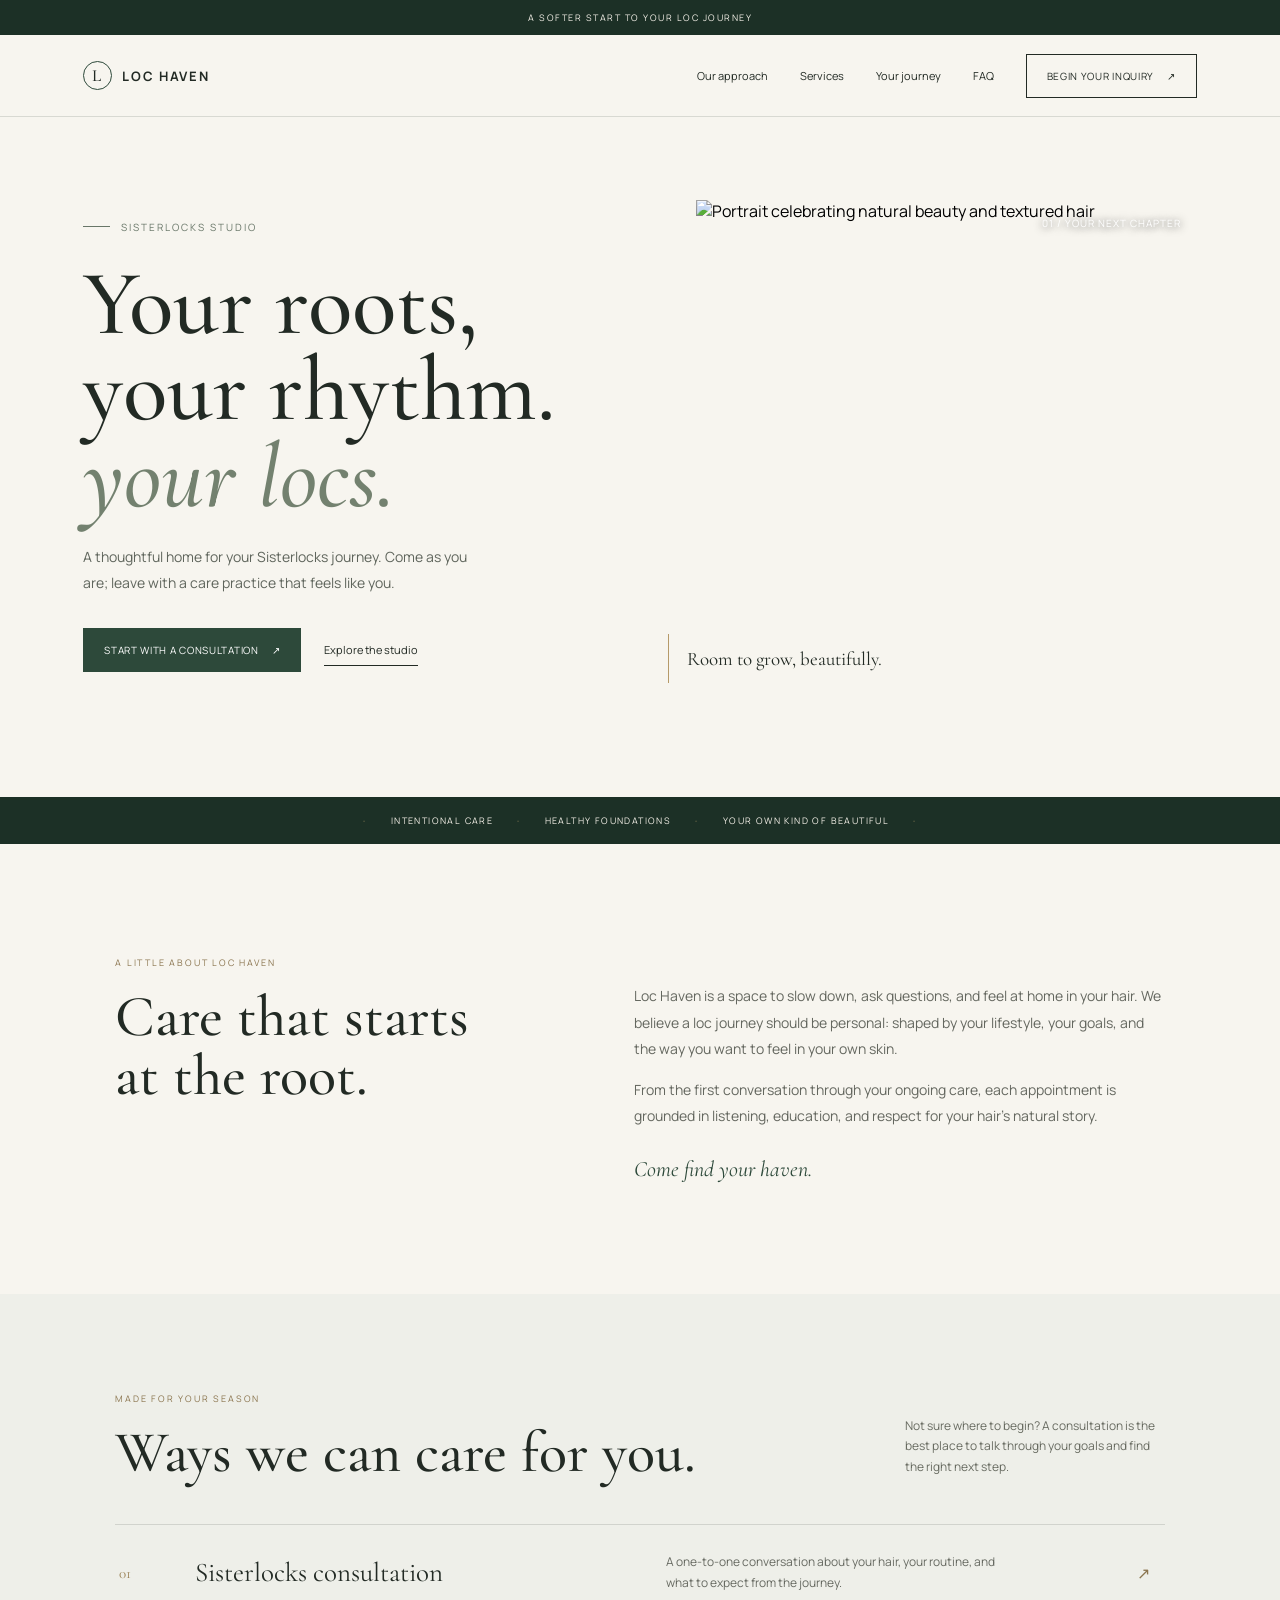
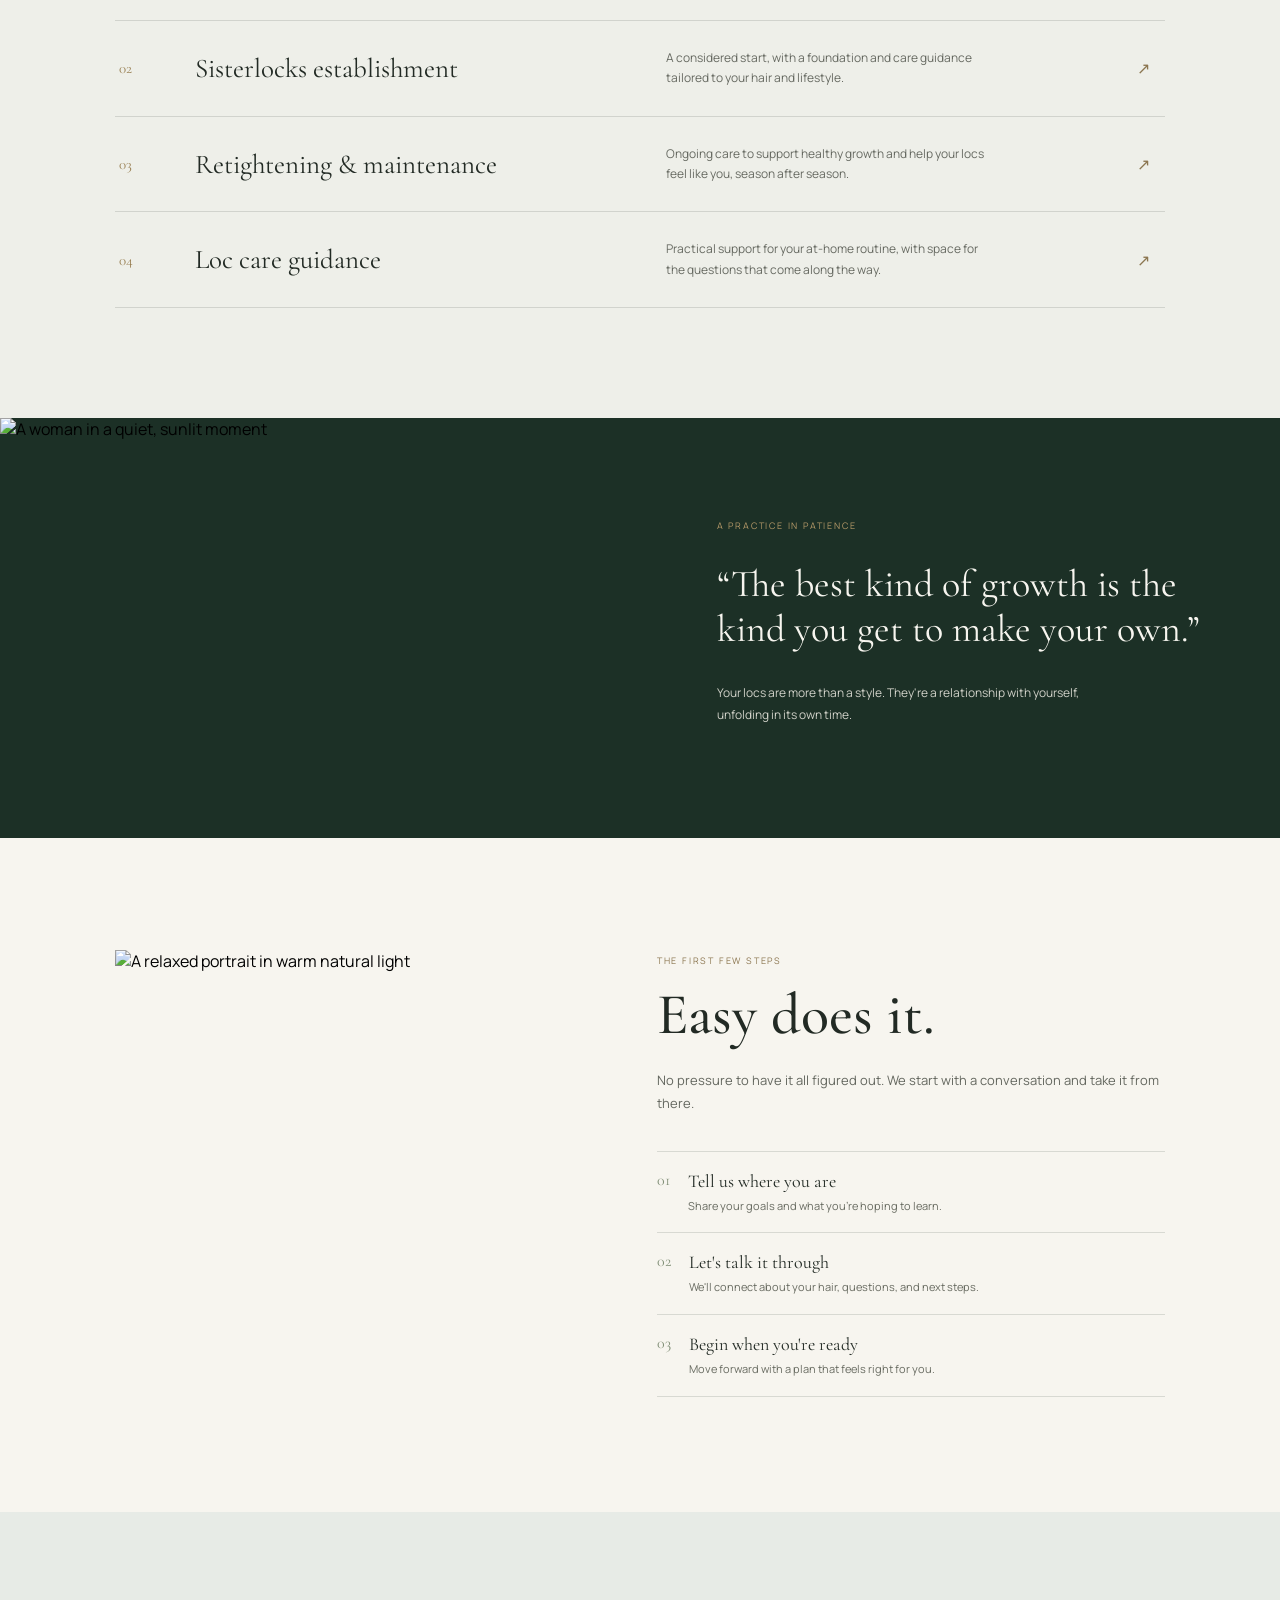
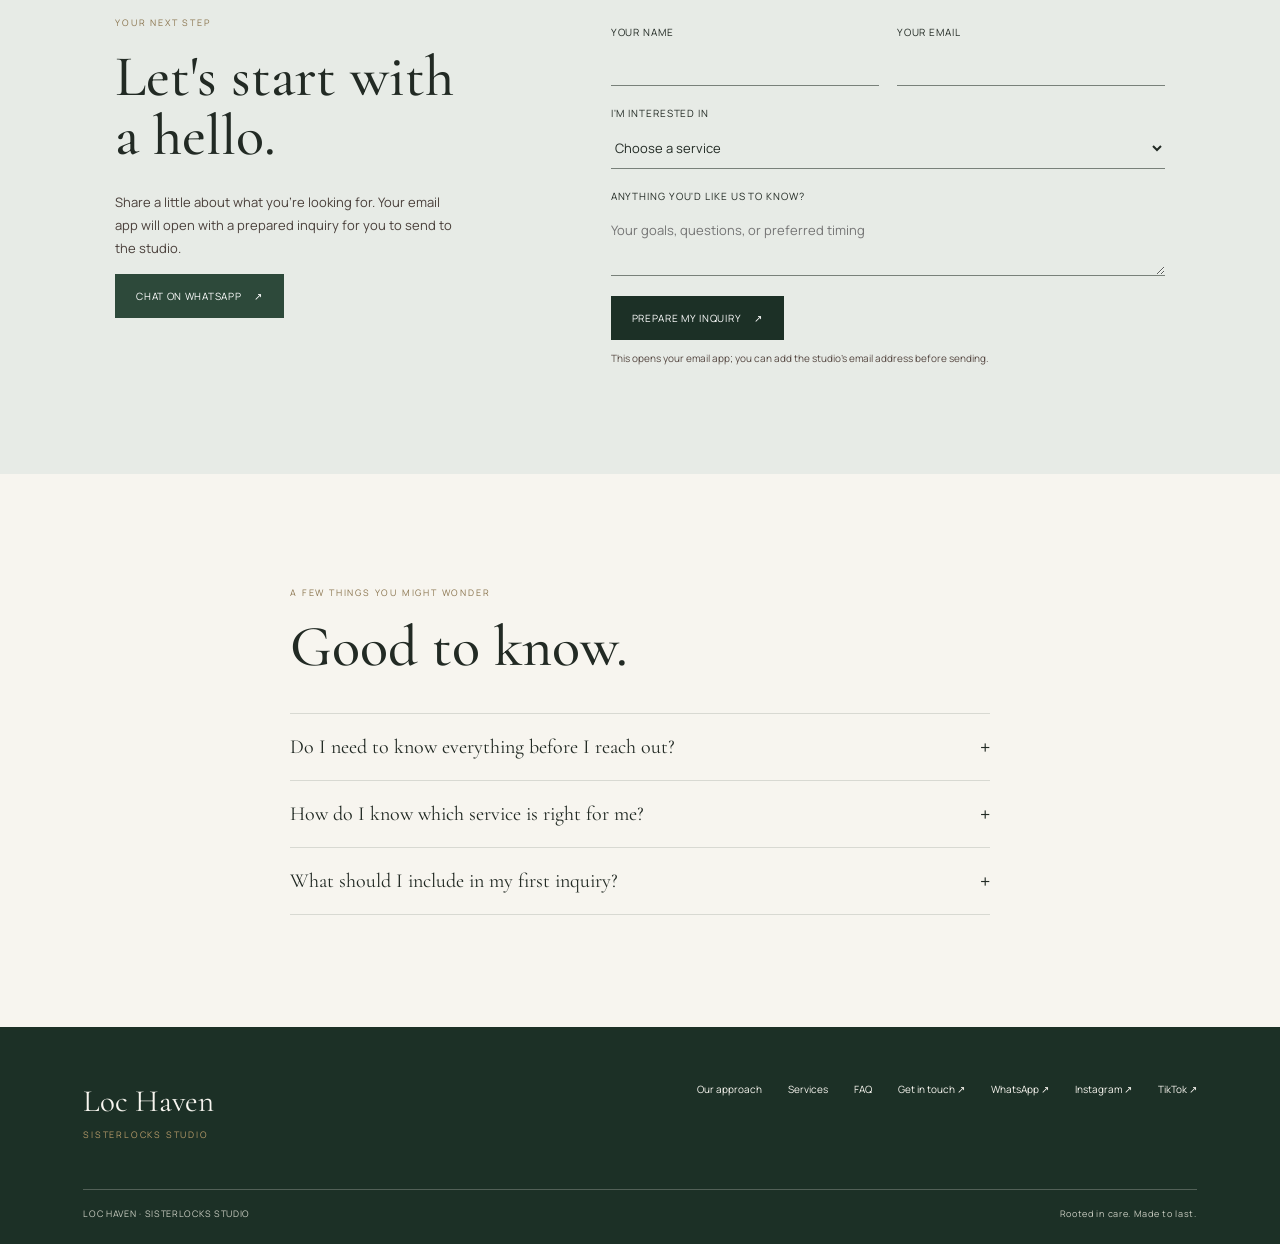
<file: INDEX.HTML>
<!DOCTYPE html>
<html lang="en">
<head>
    <meta charset="UTF-8">
    <meta name="viewport" content="width=device-width, initial-scale=1.0">
    <meta name="theme-color" content="#f4f0e8">
    <meta name="description" content="A thoughtful home for your loc journey. Discover Sisterlocks consultations, establishment, and ongoing care at Loc Haven.">
    <title>Loc Haven | Sisterlocks Studio</title>
    <link rel="preconnect" href="https://fonts.googleapis.com">
    <link rel="preconnect" href="https://fonts.gstatic.com" crossorigin>
    <link href="https://fonts.googleapis.com/css2?family=Cormorant+Garamond:wght@500;600;700&family=Manrope:wght@400;500;600;700&display=swap" rel="stylesheet">
    <link rel="stylesheet" href="STYLE.CSS">

</head>
<body>
    <div class="topline">A softer start to your loc journey</div>
    <header class="site-header">
        <a class="brand" href="#home" aria-label="Loc Haven home"><span class="brand-mark">L</span> LOC HAVEN</a>
        <button class="menu-toggle" type="button" aria-label="Open navigation" aria-expanded="false">☰</button>
        <nav class="nav-links" aria-label="Main navigation">
            <a href="#story">Our approach</a>
            <a href="#services">Services</a>
            <a href="#journey">Your journey</a>
            <a href="#faq">FAQ</a>
            <a class="nav-cta" href="#booking">Begin your inquiry <span>↗</span></a>
        </nav>
    </header>

    <main>
        <section class="hero" id="home">
            <div class="hero-copy">
                <div class="eyebrow">Sisterlocks studio</div>
                <h1>Your roots,<br>your rhythm.<br><em>your locs.</em></h1>
                <p>A thoughtful home for your Sisterlocks journey. Come as you are; leave with a care practice that feels like you.</p>
                <div class="hero-actions">
                    <a class="button button-dark" href="#booking">Start with a consultation <span>↗</span></a>
                    <a class="text-link" href="#services">Explore the studio</a>
                </div>
            </div>
            <div class="hero-image-wrap">
                <button class="photo-edit" type="button" data-photo-edit="hero" aria-label="Change the hero photo">
                    <img class="hero-image" data-studio-image="hero" alt="Portrait celebrating natural beauty and textured hair" fetchpriority="high">
                    <span class="photo-edit-label">Change photo</span>
                </button>
                <input class="photo-input" type="file" accept="image/*" data-photo-input="hero" hidden>
                <div class="image-note">Room to grow, beautifully.</div>
                <div class="image-index">01 / YOUR NEXT CHAPTER</div>
            </div>
        </section>

        <div class="ticker" aria-label="Studio values"><span>·</span> intentional care <span>·</span> healthy foundations <span>·</span> your own kind of beautiful <span>·</span></div>

        <section class="section intro" id="story">
            <div>
                <div class="section-label">A little about Loc Haven</div>
                <h2>Care that starts at the root.</h2>
            </div>
            <div class="intro-copy">
                <p>Loc Haven is a space to slow down, ask questions, and feel at home in your hair. We believe a loc journey should be personal: shaped by your lifestyle, your goals, and the way you want to feel in your own skin.</p>
                <p>From the first conversation through your ongoing care, each appointment is grounded in listening, education, and respect for your hair's natural story.</p>
                <div class="signature">Come find your haven.</div>
            </div>
        </section>

        <section class="services" id="services">
            <div class="section-heading">
                <div><div class="section-label">Made for your season</div><h2>Ways we can care for you.</h2></div>
                <p>Not sure where to begin? A consultation is the best place to talk through your goals and find the right next step.</p>
            </div>
            <div class="service-list">
                <article class="service-row"><span class="service-num">01</span><h3>Sisterlocks consultation</h3><p>A one-to-one conversation about your hair, your routine, and what to expect from the journey.</p><a class="service-arrow" href="#booking" data-service="Sisterlocks consultation" aria-label="Ask about a Sisterlocks consultation">↗</a></article>
                <article class="service-row"><span class="service-num">02</span><h3>Sisterlocks establishment</h3><p>A considered start, with a foundation and care guidance tailored to your hair and lifestyle.</p><a class="service-arrow" href="#booking" data-service="Sisterlocks establishment" aria-label="Ask about Sisterlocks establishment">↗</a></article>
                <article class="service-row"><span class="service-num">03</span><h3>Retightening &amp; maintenance</h3><p>Ongoing care to support healthy growth and help your locs feel like you, season after season.</p><a class="service-arrow" href="#booking" data-service="Retightening &amp; maintenance" aria-label="Ask about retightening and maintenance">↗</a></article>
                <article class="service-row"><span class="service-num">04</span><h3>Loc care guidance</h3><p>Practical support for your at-home routine, with space for the questions that come along the way.</p><a class="service-arrow" href="#booking" data-service="Loc care guidance" aria-label="Ask about loc care guidance">↗</a></article>
            </div>
        </section>

        <section class="quote-band">
            <div class="quote-image-wrap">
                <button class="photo-edit" type="button" data-photo-edit="quote" aria-label="Change the quote photo">
                    <img class="quote-image" data-studio-image="quote" alt="A woman in a quiet, sunlit moment" loading="lazy">
                    <span class="photo-edit-label">Change photo</span>
                </button>
                <input class="photo-input" type="file" accept="image/*" data-photo-input="quote" hidden>
            </div>
            <div class="quote-copy">
                <div class="section-label">A practice in patience</div>
                <blockquote>“The best kind of growth is the kind you get to make your own.”</blockquote>
                <p>Your locs are more than a style. They're a relationship with yourself, unfolding in its own time.</p>
            </div>
        </section>

        <section class="section journey" id="journey">
            <div class="journey-image-wrap">
                <button class="photo-edit" type="button" data-photo-edit="journey" aria-label="Change the journey photo">
                    <img class="journey-image" data-studio-image="journey" alt="A relaxed portrait in warm natural light" loading="lazy">
                    <span class="photo-edit-label">Change photo</span>
                </button>
                <input class="photo-input" type="file" accept="image/*" data-photo-input="journey" hidden>
            </div>
            <div class="journey-copy">
                <div class="section-label">The first few steps</div>
                <h2>Easy does it.</h2>
                <p class="journey-intro">No pressure to have it all figured out. We start with a conversation and take it from there.</p>
                <div class="steps">
                    <div class="step"><span class="step-number">01</span><div><strong>Tell us where you are</strong><p>Share your goals and what you're hoping to learn.</p></div></div>
                    <div class="step"><span class="step-number">02</span><div><strong>Let's talk it through</strong><p>We'll connect about your hair, questions, and next steps.</p></div></div>
                    <div class="step"><span class="step-number">03</span><div><strong>Begin when you're ready</strong><p>Move forward with a plan that feels right for you.</p></div></div>
                </div>
            </div>
        </section>

        <section class="booking" id="booking">
            <div class="booking-inner">
                <div>
                    <div class="section-label">Your next step</div>
                    <h2>Let's start with a hello.</h2>
                    <p class="booking-intro">Share a little about what you're looking for. Your email app will open with a prepared inquiry for you to send to the studio.</p>
                    <a class="button button-dark" href="https://wa.me/254723116262?text=Hello%20Loc%20Haven%2C%20I%27d%20like%20to%20ask%20about%20Sisterlocks." target="_blank" rel="noopener noreferrer">Chat on WhatsApp <span>↗</span></a>
                </div>
                <form class="booking-form" id="booking-form">
                    <div class="field"><label for="name">Your name</label><input id="name" name="name" autocomplete="name" required></div>
                    <div class="field"><label for="email">Your email</label><input id="email" name="email" type="email" autocomplete="email" required></div>
                    <div class="field field-wide"><label for="service">I'm interested in</label><select id="service" name="service" required><option value="" disabled selected>Choose a service</option><option>Sisterlocks consultation</option><option>Sisterlocks establishment</option><option>Retightening &amp; maintenance</option><option>Loc care guidance</option><option>I'm not sure yet</option></select></div>
                    <div class="field field-wide"><label for="message">Anything you'd like us to know?</label><textarea id="message" name="message" placeholder="Your goals, questions, or preferred timing"></textarea></div>
                    <button class="button" type="submit">Prepare my inquiry <span>↗</span></button>
                    <p class="form-note">This opens your email app; you can add the studio's email address before sending.</p>
                </form>
            </div>
        </section>

        <section class="section faq" id="faq">
            <div class="section-heading"><div><div class="section-label">A few things you might wonder</div><h2>Good to know.</h2></div></div>
            <details><summary>Do I need to know everything before I reach out?</summary><p>Not at all. A consultation is a space to ask questions, talk through your goals, and understand what the process could look like for you.</p></details>
            <details><summary>How do I know which service is right for me?</summary><p>Tell us a little about your hair and what you're hoping for in the inquiry form. We can help you find a useful place to begin.</p></details>
            <details><summary>What should I include in my first inquiry?</summary><p>Your name, the service you're curious about, and any questions or timing preferences are a lovely start. You don't need to have a whole plan yet.</p></details>
        </section>
    </main>

    <footer>
        <div class="footer-main">
            <a class="footer-brand" href="#home">Loc Haven<small>Sisterlocks Studio</small></a>
            <div class="footer-links">
                <a href="#story">Our approach</a>
                <a href="#services">Services</a>
                <a href="#faq">FAQ</a>
                <a href="#booking">Get in touch ↗</a>
                <a href="https://wa.me/254723116262?text=Hello%20Loc%20Haven%2C%20I%27d%20like%20to%20ask%20about%20Sisterlocks." target="_blank" rel="noopener noreferrer">WhatsApp ↗</a>
                <a href="https://www.instagram.com/sheilas_sisterlocs_studio/" target="_blank" rel="noopener noreferrer">Instagram ↗</a>
                <a href="https://www.tiktok.com/@the.loc.haven3" target="_blank" rel="noopener noreferrer">TikTok ↗</a>
            </div>
        </div>
        <div class="photo-status" id="photo-status" role="status" aria-live="polite"></div>
        <div class="footer-bottom"><span>LOC HAVEN · SISTERLOCKS STUDIO</span><span>Rooted in care. Made to last.</span></div>
    </footer>
    <script src="script.js" defer></script>
</body>
</html>
</file>
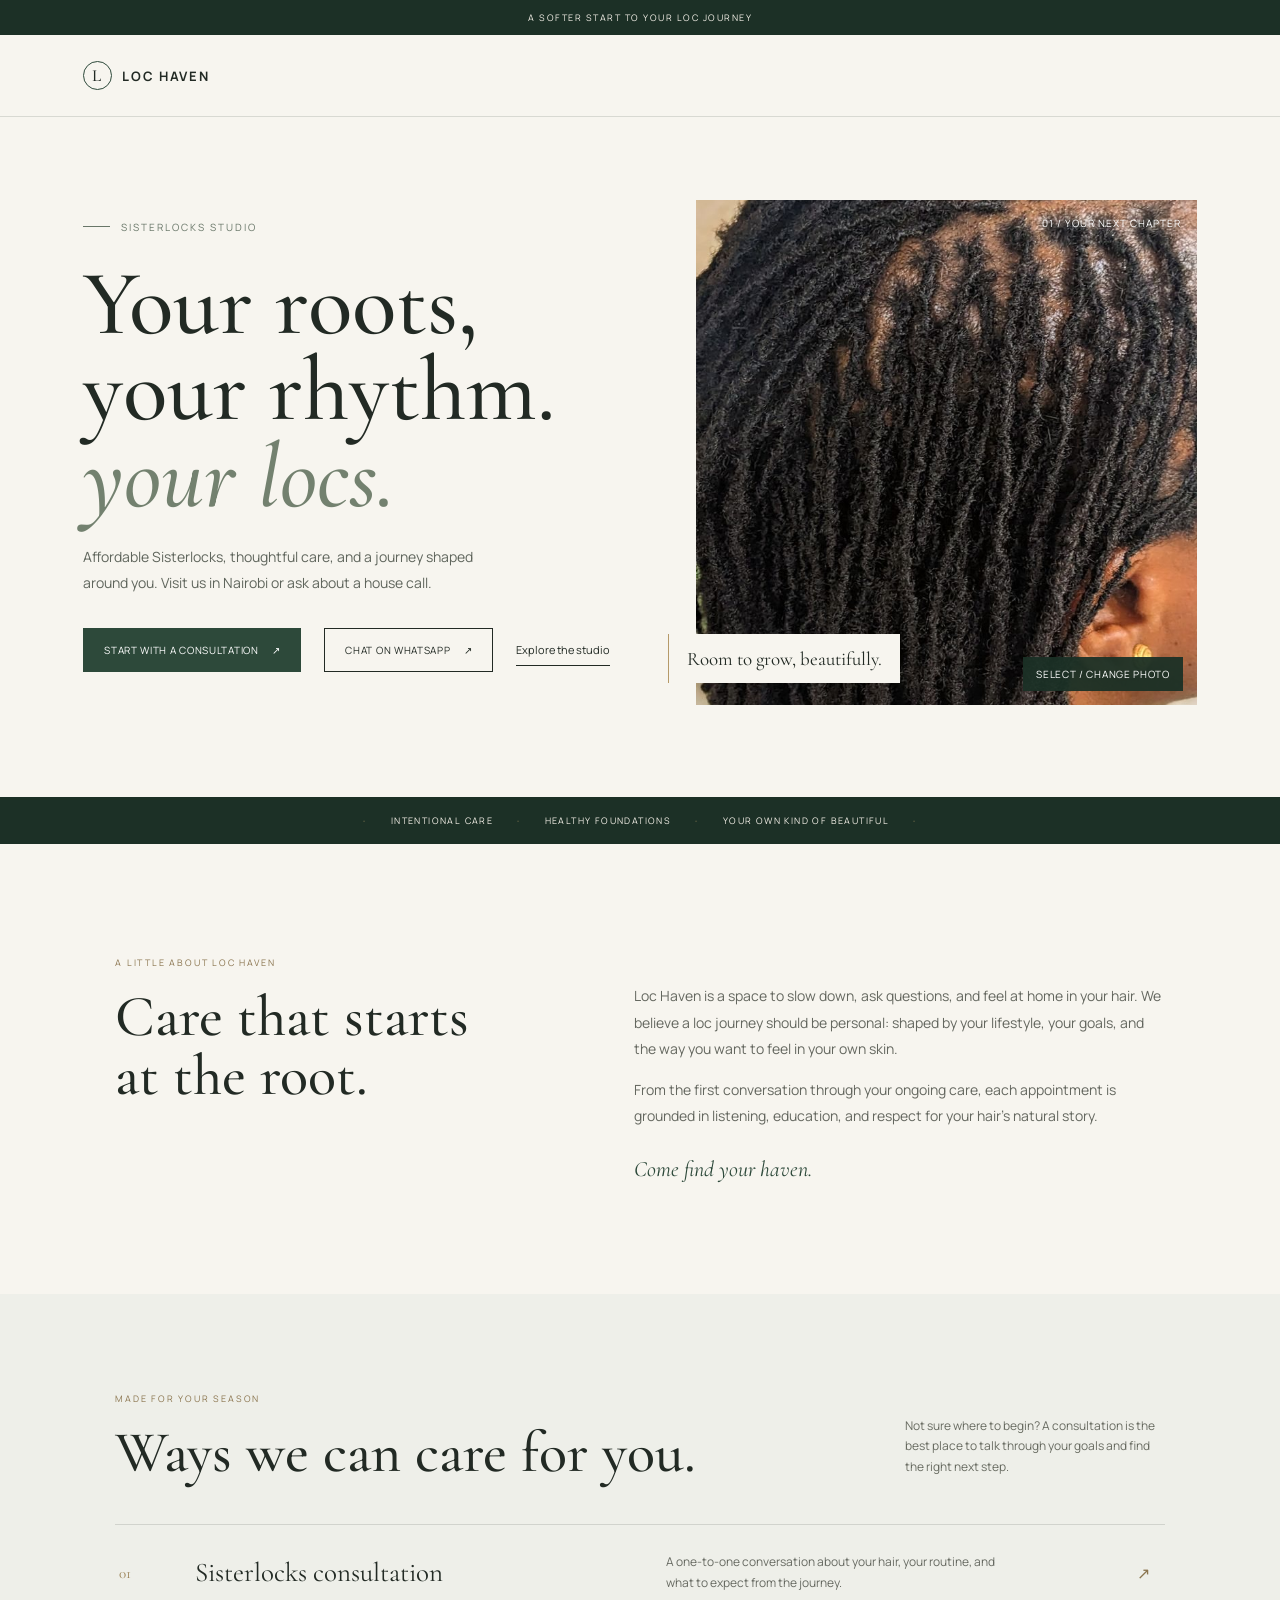
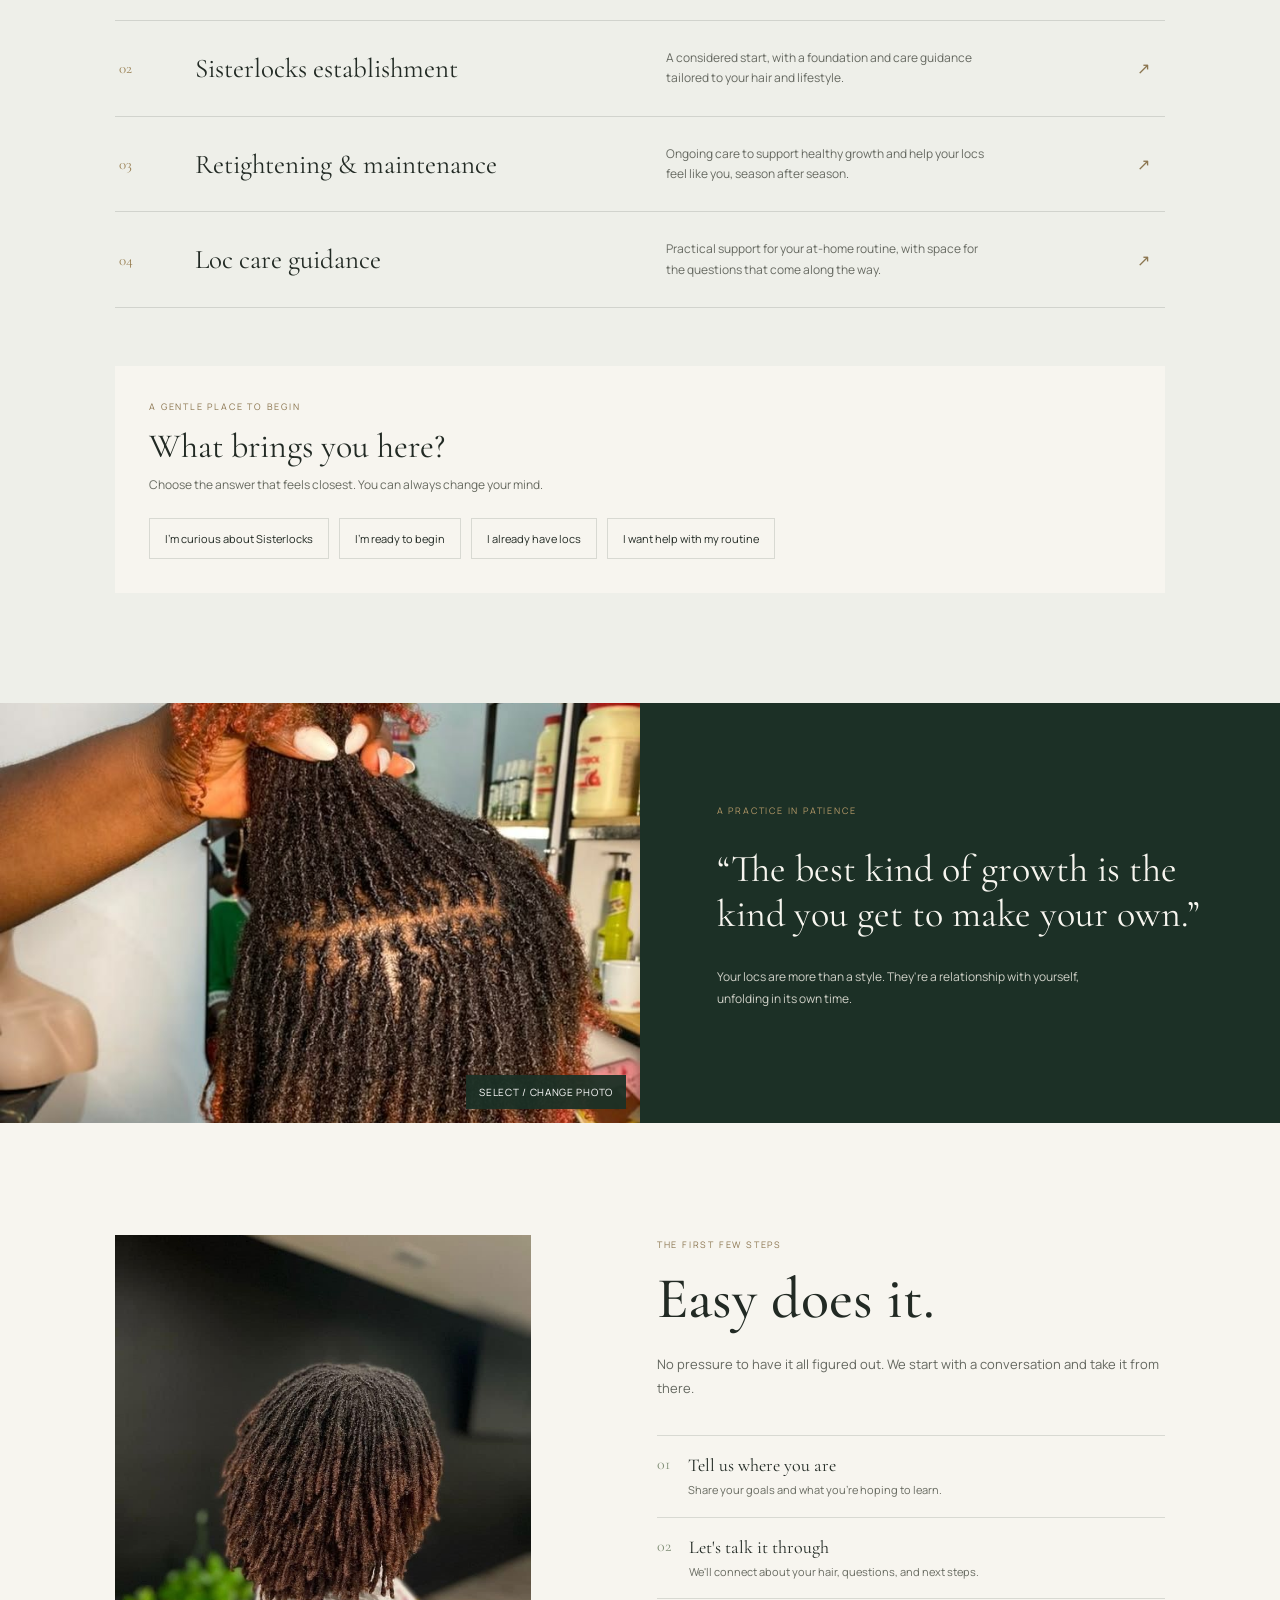
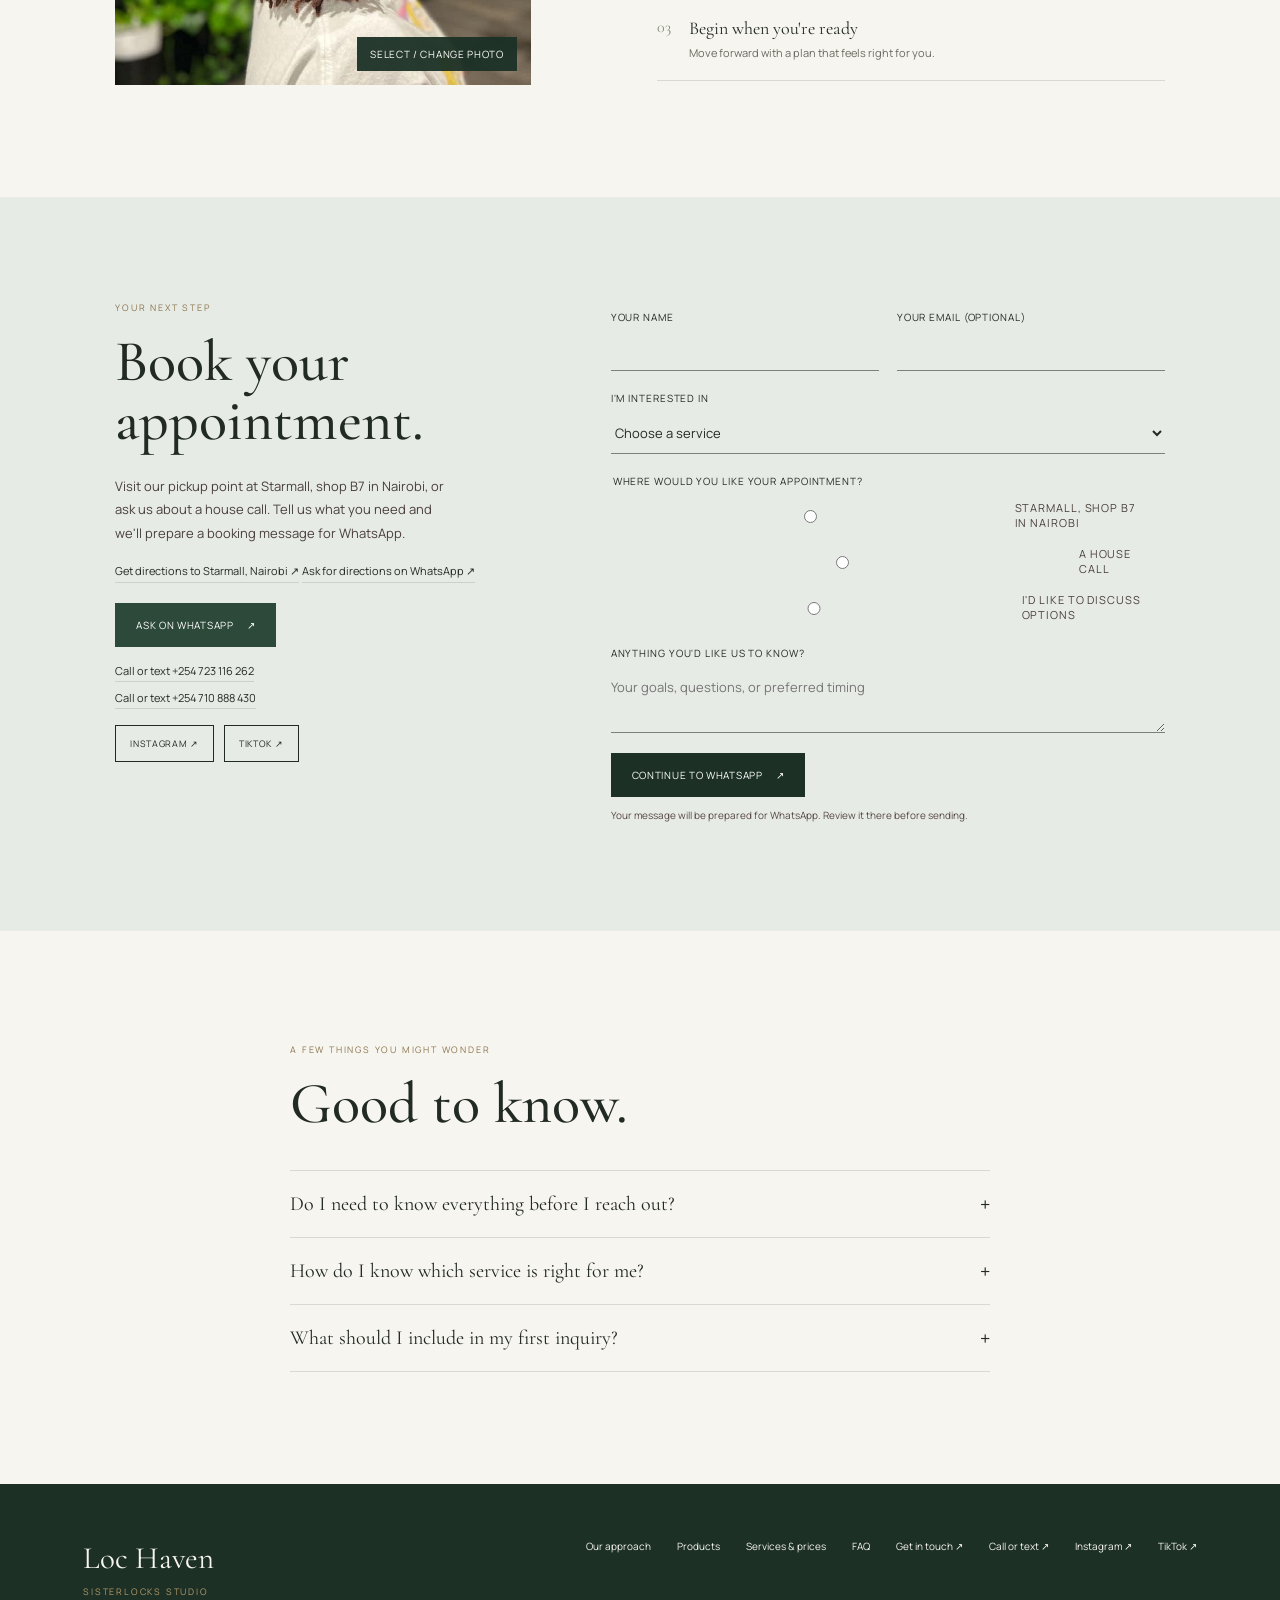
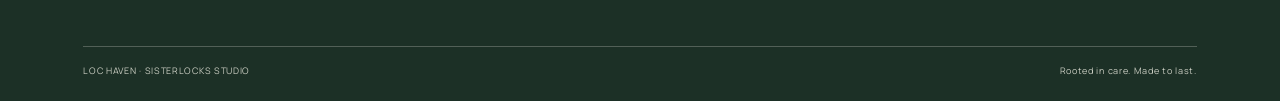
<file: index.html>
<!DOCTYPE html>
<html lang="en">
<head>
    <meta charset="UTF-8">
    <meta name="viewport" content="width=device-width, initial-scale=1.0">
    <meta name="theme-color" content="#f4f0e8">
    <meta name="description" content="Loc Haven offers Sisterlocks care in Nairobi, with a pickup point at Starmall, shop B7.">
    <meta property="og:title" content="Loc Haven | Sisterlocks Studio">
    <meta property="og:description" content="Loc Haven offers Sisterlocks care in Nairobi, with a pickup point at Starmall, shop B7.">
    <meta property="og:type" content="website">
    <title>Loc Haven | Sisterlocks Studio</title>
    <script>
        if (location.protocol === "file:" || location.hostname === "localhost" || location.hostname.endsWith(".localhost")) {
            document.documentElement.classList.add("local-preview");
        }
    </script>
    <link rel="preconnect" href="https://fonts.googleapis.com">
    <link rel="preconnect" href="https://fonts.gstatic.com" crossorigin>
    <link href="https://fonts.googleapis.com/css2?family=Cormorant+Garamond:wght@500;600;700&family=Manrope:wght@400;500;600;700&display=swap" rel="stylesheet">
    <link rel="stylesheet" href="STYLE.CSS?v=4">

</head>
<body>
    <div class="topline">A softer start to your loc journey</div>
    <header class="site-header">
        <a class="brand" href="#home" aria-label="Loc Haven home"><span class="brand-mark">L</span> LOC HAVEN</a>
        <details class="mobile-menu">
            <summary class="menu-toggle" aria-label="Open menu with Home, Services, and Products">☰</summary>
            <nav class="nav-links" aria-label="Main navigation">
                <a href="index.html" aria-current="page">Home</a>
                <a href="services.html">Services</a>
                <a href="products.html">Products</a>
                <a href="#story">Our approach</a>
                <a href="#journey">Your journey</a>
                <a href="#faq">FAQ</a>
                <a class="nav-cta" href="#booking" data-service="Sisterlocks consultation">Begin your inquiry <span>↗</span></a>
            </nav>
        </details>
    </header>

    <main>
        <section class="hero" id="home">
            <div class="hero-copy">
                <div class="eyebrow">Sisterlocks studio</div>
                <h1>Your roots,<br>your rhythm.<br><em>your locs.</em></h1>
                <p>Affordable Sisterlocks, thoughtful care, and a journey shaped around you. Visit us in Nairobi or ask about a house call.</p>
                <div class="hero-actions">
                    <a class="button button-dark" href="#booking" data-service="Sisterlocks consultation">Start with a consultation <span>↗</span></a>
                    <a class="button" href="https://api.whatsapp.com/send?phone=254723116262&amp;text=Hello%20Loc%20Haven%2C%20I%27d%20like%20to%20ask%20a%20question%20about%20your%20services.">Chat on WhatsApp <span>↗</span></a>
                    <a class="text-link" href="#services">Explore the studio</a>
                </div>
            </div>
            <div class="hero-image-wrap">
                <button class="photo-edit" type="button" data-photo-edit="hero" aria-label="Change the hero photo">
                    <img class="hero-image" src="assets/hero.jpg" data-studio-image="hero" alt="Close-up of Sisterlocks styled over one shoulder" fetchpriority="high">
                    <span class="photo-edit-label">Select / change photo</span>
                </button>
                <input class="photo-input" type="file" accept="image/*" data-photo-input="hero" hidden>
                <div class="image-note">Room to grow, beautifully.</div>
                <div class="image-index">01 / YOUR NEXT CHAPTER</div>
            </div>
        </section>

        <div class="ticker" aria-label="Studio values"><span>·</span> intentional care <span>·</span> healthy foundations <span>·</span> your own kind of beautiful <span>·</span></div>

        <section class="section intro" id="story">
            <div>
                <div class="section-label">A little about Loc Haven</div>
                <h2>Care that starts at the root.</h2>
            </div>
            <div class="intro-copy">
                <p>Loc Haven is a space to slow down, ask questions, and feel at home in your hair. We believe a loc journey should be personal: shaped by your lifestyle, your goals, and the way you want to feel in your own skin.</p>
                <p>From the first conversation through your ongoing care, each appointment is grounded in listening, education, and respect for your hair's natural story.</p>
                <div class="signature">Come find your haven.</div>
            </div>
        </section>

        <section class="services" id="services">
            <div class="section-heading">
                <div><div class="section-label">Made for your season</div><h2>Ways we can care for you.</h2></div>
                <p>Not sure where to begin? A consultation is the best place to talk through your goals and find the right next step.</p>
            </div>
            <div class="service-list">
                <article class="service-row"><span class="service-num">01</span><h3>Sisterlocks consultation</h3><p>A one-to-one conversation about your hair, your routine, and what to expect from the journey.</p><a class="service-arrow" href="#booking" data-service="Sisterlocks consultation" aria-label="Ask about a Sisterlocks consultation">↗</a></article>
                <article class="service-row"><span class="service-num">02</span><h3>Sisterlocks establishment</h3><p>A considered start, with a foundation and care guidance tailored to your hair and lifestyle.</p><a class="service-arrow" href="#booking" data-service="Sisterlocks establishment" aria-label="Ask about Sisterlocks establishment">↗</a></article>
                <article class="service-row"><span class="service-num">03</span><h3>Retightening &amp; maintenance</h3><p>Ongoing care to support healthy growth and help your locs feel like you, season after season.</p><a class="service-arrow" href="#booking" data-service="Retightening &amp; maintenance" aria-label="Ask about retightening and maintenance">↗</a></article>
                <article class="service-row"><span class="service-num">04</span><h3>Loc care guidance</h3><p>Practical support for your at-home routine, with space for the questions that come along the way.</p><a class="service-arrow" href="#booking" data-service="Loc care guidance" aria-label="Ask about loc care guidance">↗</a></article>
            </div>
            <div class="service-finder">
                <div class="section-label">A gentle place to begin</div>
                <h3>What brings you here?</h3>
                <p>Choose the answer that feels closest. You can always change your mind.</p>
                <div class="service-choices" role="group" aria-label="Choose what brings you to Loc Haven">
                    <button type="button" data-recommendation="Sisterlocks consultation" aria-pressed="false">I'm curious about Sisterlocks</button>
                    <button type="button" data-recommendation="Sisterlocks establishment" aria-pressed="false">I'm ready to begin</button>
                    <button type="button" data-recommendation="Retightening &amp; maintenance" aria-pressed="false">I already have locs</button>
                    <button type="button" data-recommendation="Loc care guidance" aria-pressed="false">I want help with my routine</button>
                </div>
                <div class="service-recommendation" id="service-recommendation" aria-live="polite" hidden>
                    <div>
                        <span class="recommendation-label">A lovely next step</span>
                        <h4 id="recommendation-title"></h4>
                        <p id="recommendation-description"></p>
                    </div>
                    <a class="button button-dark" id="recommendation-link" href="#booking">Ask us about it <span>↗</span></a>
                </div>
            </div>
        </section>

        <section class="quote-band">
            <div class="quote-image-wrap">
                <button class="photo-edit" type="button" data-photo-edit="quote" aria-label="Change the quote photo">
                    <img class="quote-image" src="assets/quote.jpg" data-studio-image="quote" alt="Finished loc style lifted to show its neat parting" loading="lazy">
                    <span class="photo-edit-label">Select / change photo</span>
                </button>
                <input class="photo-input" type="file" accept="image/*" data-photo-input="quote" hidden>
            </div>
            <div class="quote-copy">
                <div class="section-label">A practice in patience</div>
                <blockquote>“The best kind of growth is the kind you get to make your own.”</blockquote>
                <p>Your locs are more than a style. They're a relationship with yourself, unfolding in its own time.</p>
            </div>
        </section>

        <section class="section journey" id="journey">
            <div class="journey-image-wrap">
                <button class="photo-edit" type="button" data-photo-edit="journey" aria-label="Change the journey photo">
                    <img class="journey-image" src="assets/journey.jpg" data-studio-image="journey" alt="Portrait from behind showing shoulder-length locs" loading="lazy">
                    <span class="photo-edit-label">Select / change photo</span>
                </button>
                <input class="photo-input" type="file" accept="image/*" data-photo-input="journey" hidden>
            </div>
            <div class="journey-copy">
                <div class="section-label">The first few steps</div>
                <h2>Easy does it.</h2>
                <p class="journey-intro">No pressure to have it all figured out. We start with a conversation and take it from there.</p>
                <div class="steps">
                    <div class="step"><span class="step-number">01</span><div><strong>Tell us where you are</strong><p>Share your goals and what you're hoping to learn.</p></div></div>
                    <div class="step"><span class="step-number">02</span><div><strong>Let's talk it through</strong><p>We'll connect about your hair, questions, and next steps.</p></div></div>
                    <div class="step"><span class="step-number">03</span><div><strong>Begin when you're ready</strong><p>Move forward with a plan that feels right for you.</p></div></div>
                </div>
            </div>
        </section>

        <section class="booking" id="booking">
            <div class="booking-inner">
                <div>
                    <div class="section-label">Your next step</div>
                    <h2>Book your appointment.</h2>
                    <p class="booking-intro">Visit our pickup point at Starmall, shop B7 in Nairobi, or ask us about a house call. Tell us what you need and we'll prepare a booking message for WhatsApp.</p>
                    <a class="booking-location" href="https://www.google.com/maps/search/?api=1&amp;query=Starmall%2C%20Nairobi%2C%20Kenya" target="_blank" rel="noopener noreferrer">Get directions to Starmall, Nairobi ↗</a>
                    <a class="booking-location" href="https://api.whatsapp.com/send?phone=254723116262&amp;text=Hello%20Loc%20Haven%2C%20could%20you%20please%20send%20me%20directions%20to%20your%20studio%20at%20Starmall%2C%20shop%20B7%2C%20Nairobi%3F">Ask for directions on WhatsApp ↗</a>
                    <div class="booking-contacts">
                        <a class="button button-dark" href="https://api.whatsapp.com/send?phone=254723116262&amp;text=Hello%20Loc%20Haven%2C%20I%27d%20like%20to%20ask%20about%20Sisterlocks.">Ask on WhatsApp <span>↗</span></a>
                        <div class="booking-phone-links">
                            <a href="tel:+254723116262">Call or text +254 723 116 262</a>
                            <a href="tel:+254710888430">Call or text +254 710 888 430</a>
                        </div>
                        <div class="booking-social-links" aria-label="Follow Loc Haven">
                            <a class="button booking-social-link" href="https://www.instagram.com/sheilas_sisterlocs_studio/">Instagram ↗</a>
                            <a class="button booking-social-link" href="https://www.tiktok.com/@the.loc.haven3">TikTok ↗</a>
                            <a class="button booking-social-link" id="share-site-link" href="#" target="_blank" rel="noopener noreferrer" hidden>Share this website on WhatsApp ↗</a>
                        </div>
                    </div>
                </div>
                <form class="booking-form" id="booking-form">
                    <div class="field"><label for="name">Your name</label><input id="name" name="name" autocomplete="name" required></div>
                    <div class="field"><label for="email">Your email (optional)</label><input id="email" name="email" type="email" autocomplete="email"></div>
                    <div class="field field-wide"><label for="service">I'm interested in</label><select id="service" name="service" required><option value="" disabled selected>Choose a service</option><option>Sisterlocks consultation</option><option>Sisterlocks establishment</option><option>Retightening &amp; maintenance</option><option>Loc care guidance</option><option>I'm not sure yet</option></select></div>
                    <fieldset class="field field-wide visit-preference">
                        <legend>Where would you like your appointment?</legend>
                        <label><input type="radio" name="visit" value="Starmall, shop B7 in Nairobi"> Starmall, shop B7 in Nairobi</label>
                        <label><input type="radio" name="visit" value="A house call"> A house call</label>
                        <label><input type="radio" name="visit" value="I'd like to discuss options"> I'd like to discuss options</label>
                    </fieldset>
                    <div class="field field-wide"><label for="message">Anything you'd like us to know?</label><textarea id="message" name="message" placeholder="Your goals, questions, or preferred timing"></textarea></div>
                    <button class="button" type="submit">Continue to WhatsApp <span>↗</span></button>
                    <p class="form-note">Your message will be prepared for WhatsApp. Review it there before sending.</p>
                </form>
            </div>
        </section>

        <section class="section faq" id="faq">
            <div class="section-heading"><div><div class="section-label">A few things you might wonder</div><h2>Good to know.</h2></div></div>
            <details><summary>Do I need to know everything before I reach out?</summary><p>Not at all. A consultation is a space to ask questions, talk through your goals, and understand what the process could look like for you.</p></details>
            <details><summary>How do I know which service is right for me?</summary><p>Tell us a little about your hair and what you're hoping for in the inquiry form. We can help you find a useful place to begin.</p></details>
            <details><summary>What should I include in my first inquiry?</summary><p>Your name, the service you're curious about, and any questions or timing preferences are a lovely start. You don't need to have a whole plan yet.</p></details>
        </section>
    </main>

    <footer>
        <div class="footer-main">
            <a class="footer-brand" href="#home">Loc Haven<small>Sisterlocks Studio</small></a>
            <div class="footer-links">
                <a href="#story">Our approach</a>
                <a href="products.html">Products</a>
                <a href="services.html">Services &amp; prices</a>
                <a href="#faq">FAQ</a>
                <a href="#booking">Get in touch ↗</a>
                <a href="tel:+254723116262">Call or text ↗</a>
                <a href="https://www.instagram.com/sheilas_sisterlocs_studio/">Instagram ↗</a>
                <a href="https://www.tiktok.com/@the.loc.haven3">TikTok ↗</a>
            </div>
        </div>
        <div class="photo-status" id="photo-status" role="status" aria-live="polite"></div>
        <div class="footer-bottom"><span>LOC HAVEN · SISTERLOCKS STUDIO</span><span>Rooted in care. Made to last.</span></div>
    </footer>
    <script src="script.js?v=3" defer></script>
</body>
</html>
</file>
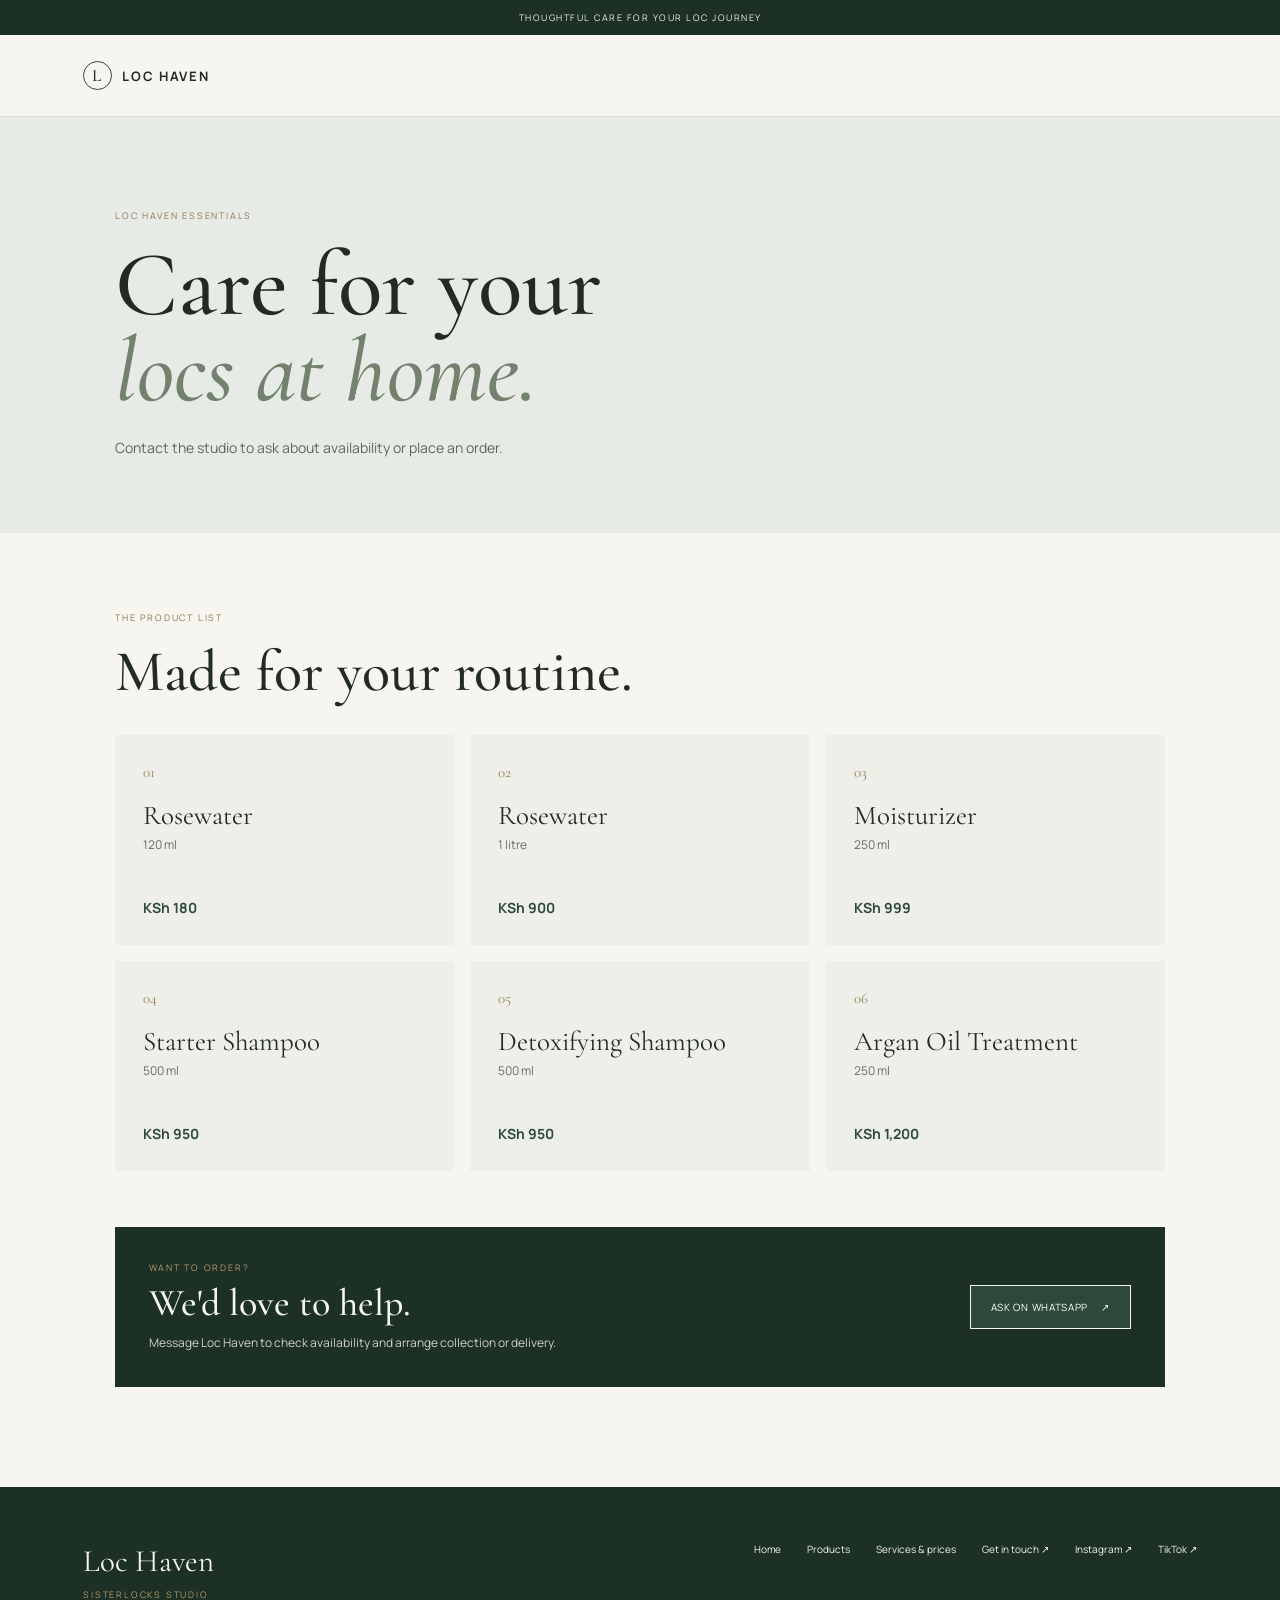
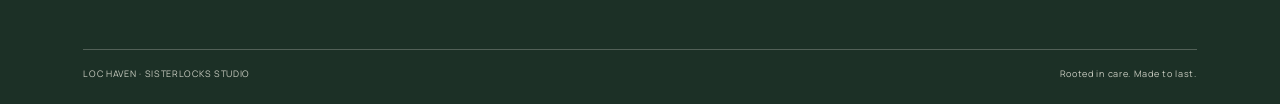
<file: products.html>
<!DOCTYPE html>
<html lang="en">
<head>
    <meta charset="UTF-8">
    <meta name="viewport" content="width=device-width, initial-scale=1.0">
    <meta name="theme-color" content="#f4f0e8">
    <meta name="description" content="Shop Loc Haven hair-care products, including shampoos, moisturizers, rosewater, and treatments.">
    <title>Products | Loc Haven</title>
    <link rel="preconnect" href="https://fonts.googleapis.com">
    <link rel="preconnect" href="https://fonts.gstatic.com" crossorigin>
    <link href="https://fonts.googleapis.com/css2?family=Cormorant+Garamond:wght@500;600;700&family=Manrope:wght@400;500;600;700&display=swap" rel="stylesheet">
    <link rel="stylesheet" href="STYLE.CSS?v=4">
</head>
<body>
    <div class="topline">Thoughtful care for your loc journey</div>
    <header class="site-header">
        <a class="brand" href="index.html" aria-label="Loc Haven home"><span class="brand-mark">L</span> LOC HAVEN</a>
        <details class="mobile-menu">
            <summary class="menu-toggle" aria-label="Open menu with Home, Services, and Products">☰</summary>
            <nav class="nav-links" aria-label="Main navigation">
                <a href="index.html">Home</a>
                <a href="services.html">Services</a>
                <a href="products.html" aria-current="page">Products</a>
                <a class="nav-cta" href="index.html#booking">Ask about a product <span>↗</span></a>
            </nav>
        </details>
    </header>
    <main>
        <section class="page-intro">
            <div class="section-label">Loc Haven essentials</div>
            <h1>Care for your<br><em>locs at home.</em></h1>
            <p>Contact the studio to ask about availability or place an order.</p>
        </section>
        <section class="catalog-section" aria-labelledby="products-heading">
            <div class="section-heading">
                <div><div class="section-label">The product list</div><h2 id="products-heading">Made for your routine.</h2></div>
            </div>
            <div class="catalog-grid">
                <article class="catalog-card"><div class="catalog-number">01</div><h3>Rosewater</h3><p>120 ml</p><div class="catalog-price">KSh 180</div></article>
                <article class="catalog-card"><div class="catalog-number">02</div><h3>Rosewater</h3><p>1 litre</p><div class="catalog-price">KSh 900</div></article>
                <article class="catalog-card"><div class="catalog-number">03</div><h3>Moisturizer</h3><p>250 ml</p><div class="catalog-price">KSh 999</div></article>
                <article class="catalog-card"><div class="catalog-number">04</div><h3>Starter Shampoo</h3><p>500 ml</p><div class="catalog-price">KSh 950</div></article>
                <article class="catalog-card"><div class="catalog-number">05</div><h3>Detoxifying Shampoo</h3><p>500 ml</p><div class="catalog-price">KSh 950</div></article>
                <article class="catalog-card"><div class="catalog-number">06</div><h3>Argan Oil Treatment</h3><p>250 ml</p><div class="catalog-price">KSh 1,200</div></article>
            </div>
            <div class="catalog-cta">
                <div><div class="section-label">Want to order?</div><h2>We'd love to help.</h2><p>Message Loc Haven to check availability and arrange collection or delivery.</p></div>
                <a class="button button-dark" href="https://api.whatsapp.com/send?phone=254723116262&amp;text=Hello%20Loc%20Haven%2C%20I%27d%20like%20to%20ask%20about%20your%20products.">Ask on WhatsApp <span>↗</span></a>
            </div>
        </section>
    </main>
    <footer>
        <div class="footer-main">
            <a class="footer-brand" href="index.html">Loc Haven<small>Sisterlocks Studio</small></a>
            <div class="footer-links">
                <a href="index.html">Home</a>
                <a href="products.html">Products</a>
                <a href="services.html">Services &amp; prices</a>
                <a href="index.html#booking">Get in touch ↗</a>
                <a href="https://www.instagram.com/sheilas_sisterlocs_studio/">Instagram ↗</a>
                <a href="https://www.tiktok.com/@the.loc.haven3">TikTok ↗</a>
            </div>
        </div>
        <div class="footer-bottom"><span>LOC HAVEN · SISTERLOCKS STUDIO</span><span>Rooted in care. Made to last.</span></div>
    </footer>
    <script src="script.js?v=2" defer></script>
</body>
</html>
</file>
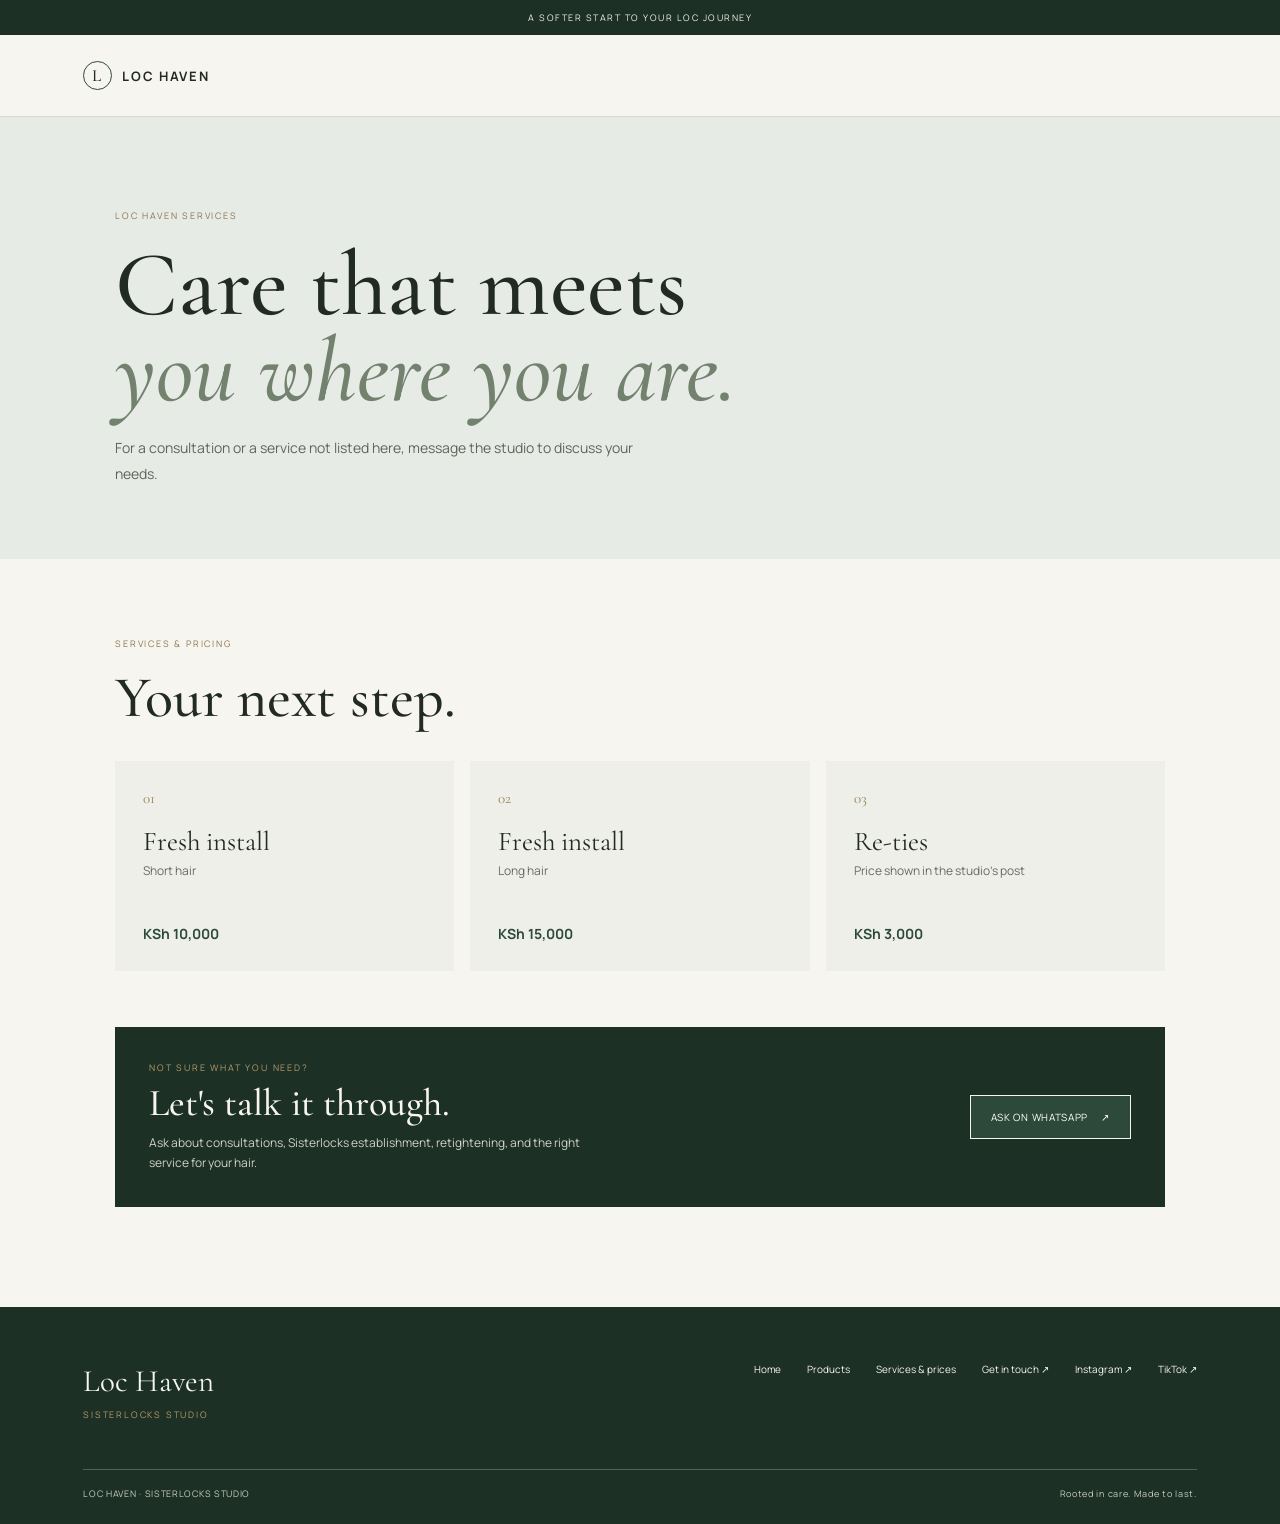
<file: services.html>
<!DOCTYPE html>
<html lang="en">
<head>
    <meta charset="UTF-8">
    <meta name="viewport" content="width=device-width, initial-scale=1.0">
    <meta name="theme-color" content="#f4f0e8">
    <meta name="description" content="Explore Loc Haven loc services, including fresh installs and re-ties.">
    <title>Services &amp; Prices | Loc Haven</title>
    <link rel="preconnect" href="https://fonts.googleapis.com">
    <link rel="preconnect" href="https://fonts.gstatic.com" crossorigin>
    <link href="https://fonts.googleapis.com/css2?family=Cormorant+Garamond:wght@500;600;700&family=Manrope:wght@400;500;600;700&display=swap" rel="stylesheet">
    <link rel="stylesheet" href="STYLE.CSS?v=4">
</head>
<body>
    <div class="topline">A softer start to your loc journey</div>
    <header class="site-header">
        <a class="brand" href="index.html" aria-label="Loc Haven home"><span class="brand-mark">L</span> LOC HAVEN</a>
        <details class="mobile-menu">
            <summary class="menu-toggle" aria-label="Open menu with Home, Services, and Products">☰</summary>
            <nav class="nav-links" aria-label="Main navigation">
                <a href="index.html">Home</a>
                <a href="services.html" aria-current="page">Services</a>
                <a href="products.html">Products</a>
                <a class="nav-cta" href="index.html#booking">Book an appointment <span>↗</span></a>
            </nav>
        </details>
    </header>
    <main>
        <section class="page-intro">
            <div class="section-label">Loc Haven services</div>
            <h1>Care that meets<br><em>you where you are.</em></h1>
            <p>For a consultation or a service not listed here, message the studio to discuss your needs.</p>
        </section>
        <section class="catalog-section" aria-labelledby="services-heading">
            <div class="section-heading">
                <div><div class="section-label">Services &amp; pricing</div><h2 id="services-heading">Your next step.</h2></div>
            </div>
            <div class="catalog-grid service-catalog">
                <article class="catalog-card"><div class="catalog-number">01</div><h3>Fresh install</h3><p>Short hair</p><div class="catalog-price">KSh 10,000</div></article>
                <article class="catalog-card"><div class="catalog-number">02</div><h3>Fresh install</h3><p>Long hair</p><div class="catalog-price">KSh 15,000</div></article>
                <article class="catalog-card"><div class="catalog-number">03</div><h3>Re-ties</h3><p>Price shown in the studio's post</p><div class="catalog-price">KSh 3,000</div></article>
            </div>
            <div class="catalog-cta">
                <div><div class="section-label">Not sure what you need?</div><h2>Let's talk it through.</h2><p>Ask about consultations, Sisterlocks establishment, retightening, and the right service for your hair.</p></div>
                <a class="button button-dark" href="https://api.whatsapp.com/send?phone=254723116262&amp;text=Hello%20Loc%20Haven%2C%20I%27d%20like%20to%20ask%20about%20your%20services.">Ask on WhatsApp <span>↗</span></a>
            </div>
        </section>
    </main>
    <footer>
        <div class="footer-main">
            <a class="footer-brand" href="index.html">Loc Haven<small>Sisterlocks Studio</small></a>
            <div class="footer-links">
                <a href="index.html">Home</a>
                <a href="products.html">Products</a>
                <a href="services.html">Services &amp; prices</a>
                <a href="index.html#booking">Get in touch ↗</a>
                <a href="https://www.instagram.com/sheilas_sisterlocs_studio/">Instagram ↗</a>
                <a href="https://www.tiktok.com/@the.loc.haven3">TikTok ↗</a>
            </div>
        </div>
        <div class="footer-bottom"><span>LOC HAVEN · SISTERLOCKS STUDIO</span><span>Rooted in care. Made to last.</span></div>
    </footer>
    <script src="script.js?v=2" defer></script>
</body>
</html>
</file>
<file: STYLE.CSS>
:root {
            --paper: #f7f5ef;
            --ink: #222a24;
            --green: #2d493a;
            --green-deep: #1c3026;
            --lime: #b69a69;
            --sage: #e7ebe6;
            --line: rgba(32, 43, 35, .14);
            --serif: "Cormorant Garamond", Georgia, serif;
            --sans: "Manrope", sans-serif;
        }
        * { box-sizing: border-box; }
        html { scroll-behavior: smooth; }
        body { margin: 0; background: var(--paper); color: var(--ink); font-family: var(--sans); }
        a { color: inherit; text-decoration: none; }
        button, input, select, textarea { font: inherit; }
        .topline { background: var(--green-deep); color: #f4f0e8; text-align: center; padding: 11px 18px; font-size: 9px; letter-spacing: 1.5px; text-transform: uppercase; }
        .topline span { color: var(--lime); }
        .site-header { height: 82px; display: flex; align-items: center; justify-content: space-between; padding: 0 6.5%; border-bottom: 1px solid var(--line); position: relative; z-index: 5; background: var(--paper); }
        .brand { display: flex; align-items: center; gap: 10px; font-size: 13px; font-weight: 700; letter-spacing: 1.7px; }
        .brand-mark { width: 29px; height: 29px; border: 1px solid var(--green); border-radius: 50%; display: grid; place-items: center; font-family: var(--serif); font-size: 17px; font-weight: 500; }
        .mobile-menu { display: flex; align-items: center; }
        .nav-links { display: flex; align-items: center; gap: 32px; font-size: 11px; }
        .nav-links a:not(.nav-cta):hover { color: #6b806a; }
        .nav-cta, .button { display: inline-flex; align-items: center; justify-content: center; gap: 13px; border: 1px solid var(--ink); padding: 14px 20px; font-size: 10px; letter-spacing: .7px; text-transform: uppercase; transition: background .2s, color .2s; }
        .nav-cta:hover, .button:hover { background: var(--ink); color: var(--paper); }
        .menu-toggle { display: none; background: none; border: 0; color: var(--ink); font-size: 22px; cursor: pointer; list-style: none; }
        .menu-toggle::-webkit-details-marker { display: none; }
        .hero { min-height: 680px; display: grid; grid-template-columns: 1fr .9fr; padding: 68px 6.5% 78px; gap: 5%; align-items: center; overflow: hidden; }
        .hero-copy { padding: 12px 0 24px; max-width: 580px; animation: rise .7s ease both; }
        .eyebrow { font-size: 10px; letter-spacing: 2px; text-transform: uppercase; color: #687668; display: flex; align-items: center; gap: 11px; }
        .eyebrow::before { content: ""; width: 27px; height: 1px; background: currentColor; }
        h1, h2, h3, p { margin-top: 0; }
        h1 { font: 500 92px/.94 var(--serif); margin: 27px 0 24px; }
        h1 em { color: #73816f; font-weight: 500; }
        .hero-copy > p { color: #5f655c; max-width: 410px; font-size: 14px; line-height: 1.85; margin-bottom: 32px; }
        .hero-actions { display: flex; gap: 23px; align-items: center; }
        .button-dark { background: var(--green); color: white; border-color: var(--green); }
        .button-dark:hover { background: var(--green-deep); color: white; }
        .text-link { font-size: 11px; border-bottom: 1px solid var(--ink); padding: 8px 0; }
        .hero-image-wrap { position: relative; height: 505px; max-width: 510px; justify-self: end; width: 100%; animation: rise .8s .12s ease both; }
        .hero-image { width: 100%; height: 100%; object-fit: cover; object-position: center 40%; display: block; }
        .image-note { position: absolute; bottom: 22px; left: -28px; background: var(--paper); border-left: 1px solid var(--lime); padding: 13px 18px; font: 19px var(--serif); }
        .image-index { position: absolute; right: 16px; top: 16px; color: white; font-size: 10px; letter-spacing: 1px; text-shadow: 0 1px 8px #333; }
        .photo-edit { position: absolute; inset: 0; display: block; width: 100%; height: 100%; overflow: hidden; padding: 0; border: 0; background: transparent; cursor: default; pointer-events: none; text-align: left; }
        .photo-edit img { transition: transform .35s ease; }
        .photo-edit:hover img, .photo-edit:focus-visible img { transform: scale(1.025); }
        .photo-edit:focus-visible { outline: 2px solid var(--lime); outline-offset: 4px; }
        .photo-edit-label, .photo-status { display: none; }
        .local-preview .photo-edit { cursor: pointer; pointer-events: auto; }
        .local-preview .photo-edit-label { position: absolute; right: 14px; bottom: 14px; display: block; padding: 10px 13px; background: rgba(27, 48, 38, .94); color: white; font-size: 10px; letter-spacing: .7px; text-transform: uppercase; }
        .local-preview .photo-status { display: block; }
        .local-preview .photo-status:empty { display: none; }
        .image-note, .image-index { pointer-events: none; z-index: 1; }
        .ticker { background: var(--green-deep); color: #f4f0e8; display: flex; justify-content: center; gap: 24px; padding: 17px; font: 9px var(--sans); letter-spacing: 1.4px; text-transform: uppercase; }
        .ticker span { color: var(--lime); }
        .section { padding: 112px 9%; }
        .intro { display: grid; grid-template-columns: .85fr 1.15fr; gap: 12%; align-items: start; }
        .section-label { font-size: 9px; letter-spacing: 1.8px; text-transform: uppercase; color: #8b754f; }
        h2 { font: 500 58px/1.02 var(--serif); margin: 18px 0 25px; }
        .intro-copy { max-width: 570px; padding-top: 27px; }
        .intro-copy p { font-size: 14px; line-height: 1.9; color: #64675f; }
        .signature { font: italic 22px var(--serif); margin-top: 26px; color: var(--green); }
        .services { background: #eeefe9; padding: 98px 9% 110px; }
        .section-heading { display: flex; align-items: end; justify-content: space-between; gap: 30px; margin-bottom: 42px; }
        .section-heading h2 { margin-bottom: 0; }
        .section-heading p { font-size: 12px; line-height: 1.7; color: #686b61; max-width: 260px; margin-bottom: 5px; }
        .service-list { border-top: 1px solid var(--line); }
        .service-row { display: grid; grid-template-columns: 58px 1fr 1fr 24px; gap: 18px; align-items: center; padding: 27px 4px; border-bottom: 1px solid var(--line); }
        .service-num { color: #9a8155; font: 15px var(--serif); }
        .service-row h3 { font: 27px var(--serif); margin: 0; }
        .service-row p { font-size: 12px; line-height: 1.7; color: #676a62; max-width: 330px; margin: 0; }
        .service-arrow { font-size: 16px; color: #8b754f; }
        .service-finder { margin-top: 58px; padding: 34px; background: var(--paper); }
        .service-finder h3 { font: 34px var(--serif); margin: 13px 0 8px; }
        .service-finder > p { color: #686b61; font-size: 12px; line-height: 1.7; margin-bottom: 22px; }
        .service-choices { display: flex; flex-wrap: wrap; gap: 10px; }
        .service-choices button { border: 1px solid var(--line); padding: 12px 15px; background: transparent; color: var(--ink); cursor: pointer; font-size: 11px; transition: background .2s, color .2s, border-color .2s; }
        .service-choices button:hover, .service-choices button:focus-visible, .service-choices button[aria-pressed="true"] { background: var(--green-deep); border-color: var(--green-deep); color: var(--paper); }
        .service-choices button:focus-visible, .service-recommendation a:focus-visible { outline: 2px solid var(--lime); outline-offset: 3px; }
        .service-recommendation[hidden] { display: none; }
        .service-recommendation { display: flex; align-items: center; justify-content: space-between; gap: 24px; margin-top: 25px; padding-top: 22px; border-top: 1px solid var(--line); }
        .recommendation-label { color: #8b754f; font-size: 9px; letter-spacing: 1.5px; text-transform: uppercase; }
        .service-recommendation h4 { font: 24px var(--serif); margin: 7px 0; }
        .service-recommendation p { color: #686b61; font-size: 11px; line-height: 1.7; margin: 0; }
        .quote-band { display: grid; grid-template-columns: 1fr 1fr; min-height: 420px; background: var(--green-deep); color: var(--paper); }
        .quote-image-wrap { position: relative; min-height: 420px; height: 100%; }
        .quote-image { display: block; width: 100%; height: 100%; min-height: 420px; object-fit: cover; object-position: center 35%; }
        .quote-copy { padding: 82px 12%; align-self: center; }
        .quote-copy .section-label { color: var(--lime); }
        blockquote { margin: 30px 0; font: 38px/1.18 var(--serif); }
        .quote-copy p { color: #d0d1c8; font-size: 12px; line-height: 1.8; max-width: 370px; }
        .journey { display: grid; grid-template-columns: .9fr 1.1fr; gap: 12%; align-items: center; }
        .journey-image-wrap { position: relative; height: 450px; width: 100%; }
        .journey-image { height: 100%; width: 100%; object-fit: cover; object-position: center; display: block; }
        .journey-intro { font-size: 13px; line-height: 1.8; color: #64675f; }
        .steps { margin-top: 35px; border-top: 1px solid var(--line); }
        .step { display: flex; gap: 18px; padding: 18px 0; border-bottom: 1px solid var(--line); }
        .step-number { color: #829078; font: 16px var(--serif); }
        .step strong { display: block; font: 18px var(--serif); margin-bottom: 5px; }
        .step p { color: #686b61; font-size: 11px; line-height: 1.6; margin: 0; }
        .booking { background: var(--sage); padding: 104px 9% 108px; }
        .booking-inner { display: grid; grid-template-columns: .8fr 1.2fr; gap: 12%; max-width: 1100px; margin: auto; }
        .booking h2 { max-width: 390px; }
        .booking-intro { color: #493f3a; font-size: 13px; line-height: 1.8; max-width: 340px; }
        .booking-contacts { display: flex; align-items: flex-start; flex-direction: column; gap: 16px; }
        .booking-location { display: inline-block; margin: 0 0 20px; border-bottom: 1px solid var(--line); padding-bottom: 4px; font-size: 11px; }
        .booking-location:hover { color: #6b806a; }
        .booking-phone-links { display: grid; gap: 8px; font-size: 11px; }
        .booking-phone-links a { width: fit-content; border-bottom: 1px solid var(--line); padding-bottom: 3px; }
        .booking-phone-links a:hover { color: #6b806a; }
        .booking-social-links { display: flex; flex-wrap: wrap; gap: 10px; }
        .booking-social-link { font-size: 9px; padding: 11px 14px; }
        .booking-social-link:hover { background: var(--green-deep); border-color: var(--green-deep); color: white; }
        .booking-social-link[hidden] { display: none; }
        .booking-form { display: grid; grid-template-columns: 1fr 1fr; gap: 20px 18px; padding-top: 9px; }
        .field { display: flex; flex-direction: column; gap: 8px; }
        .field-wide { grid-column: 1 / -1; }
        .field label { font-size: 10px; letter-spacing: .9px; text-transform: uppercase; }
        .field input, .field select, .field textarea { width: 100%; border: 0; border-bottom: 1px solid rgba(32,43,35,.55); border-radius: 0; padding: 10px 0; color: var(--ink); outline: 0; background: transparent; font-size: 13px; }
        .field input:focus, .field select:focus, .field textarea:focus { border-color: var(--green-deep); border-bottom-width: 2px; }
        .field textarea { min-height: 65px; resize: vertical; }
        .visit-preference { border: 0; padding: 0; margin: 0; }
        .visit-preference legend { margin-bottom: 8px; font-size: 10px; letter-spacing: .9px; text-transform: uppercase; }
        .visit-preference label { display: inline-flex; align-items: center; gap: 7px; margin: 4px 14px 4px 0; color: #493f3a; font-size: 11px; cursor: pointer; }
        .visit-preference input { accent-color: var(--green); }
        .booking-form .button { cursor: pointer; background: var(--green-deep); color: white; border-color: var(--green-deep); grid-column: 1 / -1; justify-self: start; }
        .booking-form .button:hover { background: var(--ink); }
        .form-note { font-size: 10px; line-height: 1.5; color: #564842; grid-column: 1 / -1; margin: -9px 0 0; }
        .faq { max-width: 930px; margin: auto; }
        .faq .section-heading { display: block; margin-bottom: 37px; }
        .faq details { border-top: 1px solid var(--line); padding: 21px 0; }
        .faq details:last-child { border-bottom: 1px solid var(--line); }
        .faq summary { cursor: pointer; list-style: none; display: flex; justify-content: space-between; font: 20px var(--serif); }
        .faq summary::-webkit-details-marker { display: none; }
        .faq summary::after { content: "+"; font: 18px var(--sans); }
        .faq details[open] summary::after { content: "-"; }
        .faq details p { font-size: 12px; line-height: 1.8; color: #686b61; max-width: 680px; margin: 17px 30px 0 0; }
        .page-intro { padding: 92px 9% 72px; background: var(--sage); }
        .page-intro h1 { font-size: clamp(58px, 8vw, 92px); margin: 20px 0; }
        .page-intro > p { max-width: 560px; color: #5f655c; font-size: 14px; line-height: 1.85; margin: 0; }
        .catalog-section { padding: 78px 9% 100px; }
        .catalog-section .section-heading { margin-bottom: 34px; }
        .catalog-grid { display: grid; grid-template-columns: repeat(3, minmax(0, 1fr)); gap: 16px; }
        .catalog-card { position: relative; min-height: 210px; padding: 28px; background: #eeefe9; display: flex; flex-direction: column; align-items: flex-start; }
        .catalog-number { color: #9a8155; font: 15px var(--serif); }
        .catalog-card h3 { font: 27px var(--serif); margin: 18px 0 4px; }
        .catalog-card p { color: #686b61; font-size: 12px; margin-bottom: 16px; }
        .catalog-price { margin-top: auto; color: var(--green); font-size: 14px; font-weight: 700; }
        .catalog-cta { margin-top: 56px; padding: 34px; background: var(--green-deep); color: var(--paper); display: flex; justify-content: space-between; align-items: center; gap: 24px; }
        .catalog-cta .section-label { color: var(--lime); }
        .catalog-cta h2 { font-size: 38px; margin: 10px 0; }
        .catalog-cta p { color: #d0d1c8; font-size: 12px; line-height: 1.7; max-width: 460px; margin: 0; }
        .catalog-cta .button { flex-shrink: 0; border-color: var(--paper); }
        .catalog-cta .button:hover { background: var(--paper); color: var(--green-deep); }
        footer { background: var(--green-deep); color: var(--paper); padding: 55px 6.5% 24px; }
        .footer-main { display: flex; justify-content: space-between; align-items: start; padding-bottom: 48px; gap: 30px; }
        .footer-brand { font: 31px var(--serif); }
        .footer-brand small { display: block; font: 9px var(--sans); letter-spacing: 1.8px; margin-top: 8px; text-transform: uppercase; color: var(--lime); }
        .footer-links { display: flex; gap: 26px; font-size: 10px; }
        .footer-links a:hover { color: var(--lime); }
        .photo-status { position: fixed; z-index: 10; left: 50%; bottom: 18px; transform: translateX(-50%); max-width: calc(100vw - 32px); padding: 12px 16px; background: var(--green-deep); color: var(--paper); font-size: 12px; box-shadow: 0 6px 24px rgba(0, 0, 0, .18); }
        .photo-status:empty { display: none; }
        .footer-bottom { border-top: 1px solid rgba(244,240,232,.25); padding-top: 17px; color: #c9ccc1; display: flex; justify-content: space-between; font-size: 9px; letter-spacing: .7px; }
        @keyframes rise { from { opacity: 0; transform: translateY(16px); } to { opacity: 1; transform: translateY(0); } }
        @media (max-width: 760px) {
            .site-header { height: 70px; padding: 0 6%; }
            .menu-toggle { display: grid; width: 44px; height: 44px; place-items: center; padding: 0; border-radius: 4px; font-size: 28px; line-height: 1; }
            .mobile-menu { position: static; }
            .nav-links { display: none; position: absolute; top: 69px; left: 0; right: 0; background: var(--paper); padding: 22px 6% 28px; border-bottom: 1px solid var(--line); flex-direction: column; align-items: stretch; gap: 20px; }
            .mobile-menu[open] .nav-links { display: flex; }
            .nav-cta { align-self: flex-start; }
            .hero { grid-template-columns: 1fr; padding: 54px 7% 56px; gap: 42px; }
            h1 { font-size: 66px; }
            .hero-image-wrap { justify-self: stretch; height: min(112vw, 480px); max-width: none; margin-left: 8px; }
            .image-note { left: -9px; }
            .ticker { gap: 13px; font-size: 13px; flex-wrap: wrap; }
            .section, .services, .catalog-section { padding: 78px 7%; }
            .page-intro { padding: 70px 7% 55px; }
            .catalog-grid { grid-template-columns: repeat(2, minmax(0, 1fr)); }
            .catalog-cta { align-items: flex-start; flex-direction: column; padding: 28px 22px; }
            h2 { font-size: 43px; }
            .intro, .journey, .booking-inner { grid-template-columns: 1fr; gap: 24px; }
            .intro-copy { padding-top: 0; }
            .section-heading { align-items: start; flex-direction: column; }
            .section-heading p { max-width: 350px; }
            .service-row { grid-template-columns: 30px 1fr 18px; gap: 12px; padding: 23px 0; }
            .service-row h3 { font-size: 21px; }
            .service-row p { grid-column: 2; grid-row: 2; }
            .service-arrow { grid-column: 3; grid-row: 1; }
            .service-finder { margin-top: 38px; padding: 25px 20px; }
            .service-recommendation { align-items: flex-start; flex-direction: column; gap: 16px; }
            .quote-band { grid-template-columns: 1fr; }
            .quote-image-wrap { min-height: 320px; height: 320px; }
            .quote-copy { padding: 54px 8%; }
            blockquote { font-size: 31px; }
            .journey-image-wrap { height: 350px; }
            .booking { padding: 74px 7%; }
            .booking-form { margin-top: 17px; }
            .footer-main { flex-direction: column; padding-bottom: 35px; }
            .footer-links { flex-wrap: wrap; gap: 18px; }
        }
        @media (max-width: 430px) {
            .topline { font-size: 9px; letter-spacing: 1px; }
            .hero-actions { align-items: flex-start; flex-direction: column; gap: 13px; }
            .booking-form { grid-template-columns: 1fr; }
            .field-wide, .booking-form .button, .form-note { grid-column: auto; }
            .catalog-grid { grid-template-columns: 1fr; }
            .catalog-card { min-height: 180px; }
            .footer-bottom { flex-direction: column; gap: 10px; }
        }
        @media (prefers-reduced-motion: reduce) {
            *, *::before, *::after { scroll-behavior: auto !important; animation-duration: .01ms !important; transition-duration: .01ms !important; }
        }
</file>
